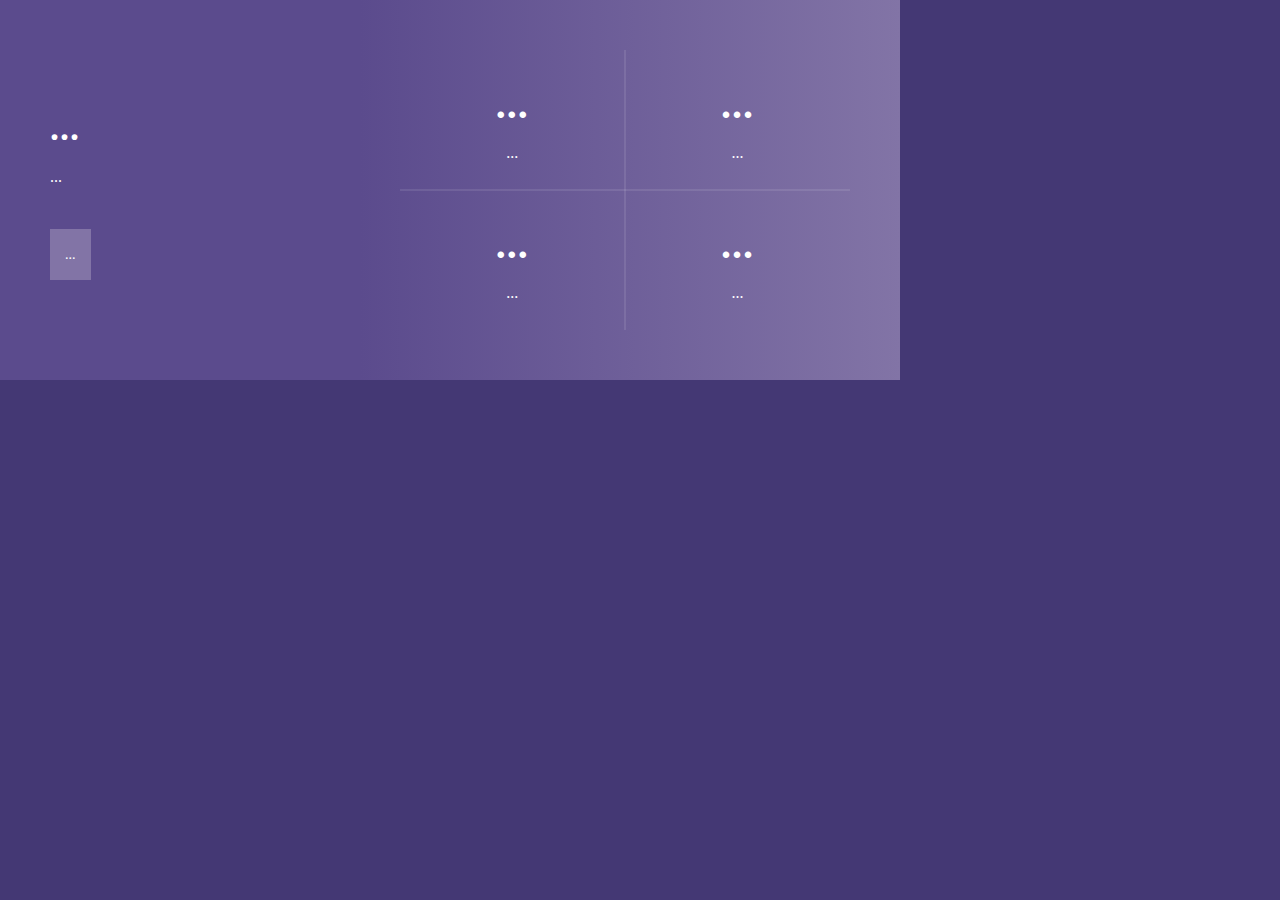
<file: Cards/01/index.html>
<!DOCTYPE html>
<html lang="en">

<head>
    <meta charset="UTF-8">
    <meta http-equiv="X-UA-Compatible" content="IE=edge">
    <meta name="viewport" content="width=device-width, initial-scale=1.0">
    <title>Card 01</title>
    <link rel="stylesheet" href="./style.css">
</head>

<body>
    <div class="card">
        <div class="card--left">
            <h2 class="card__title">...</h2>
            <p class="card__description">...</p>
            <a href="#" class="card__cta">...</a>
        </div>
        <div class="card--right">
            <div class="card__group">
                <h5 class="card__stat-number">...</h5>
                <span class="card__stat-name">...</span>
            </div>
            <div class="card__group">
                <h5 class="card__stat-number">...</h5>
                <span class="card__stat-name">...</span>
            </div>
            <div class="card__group">
                <h5 class="card__stat-number">...</h5>
                <span class="card__stat-name">...</span>
            </div>
            <div class="card__group">
                <h5 class="card__stat-number">...</h5>
                <span class="card__stat-name">...</span>
            </div>
        </div>
    </div>
</body>

</html>
</file>
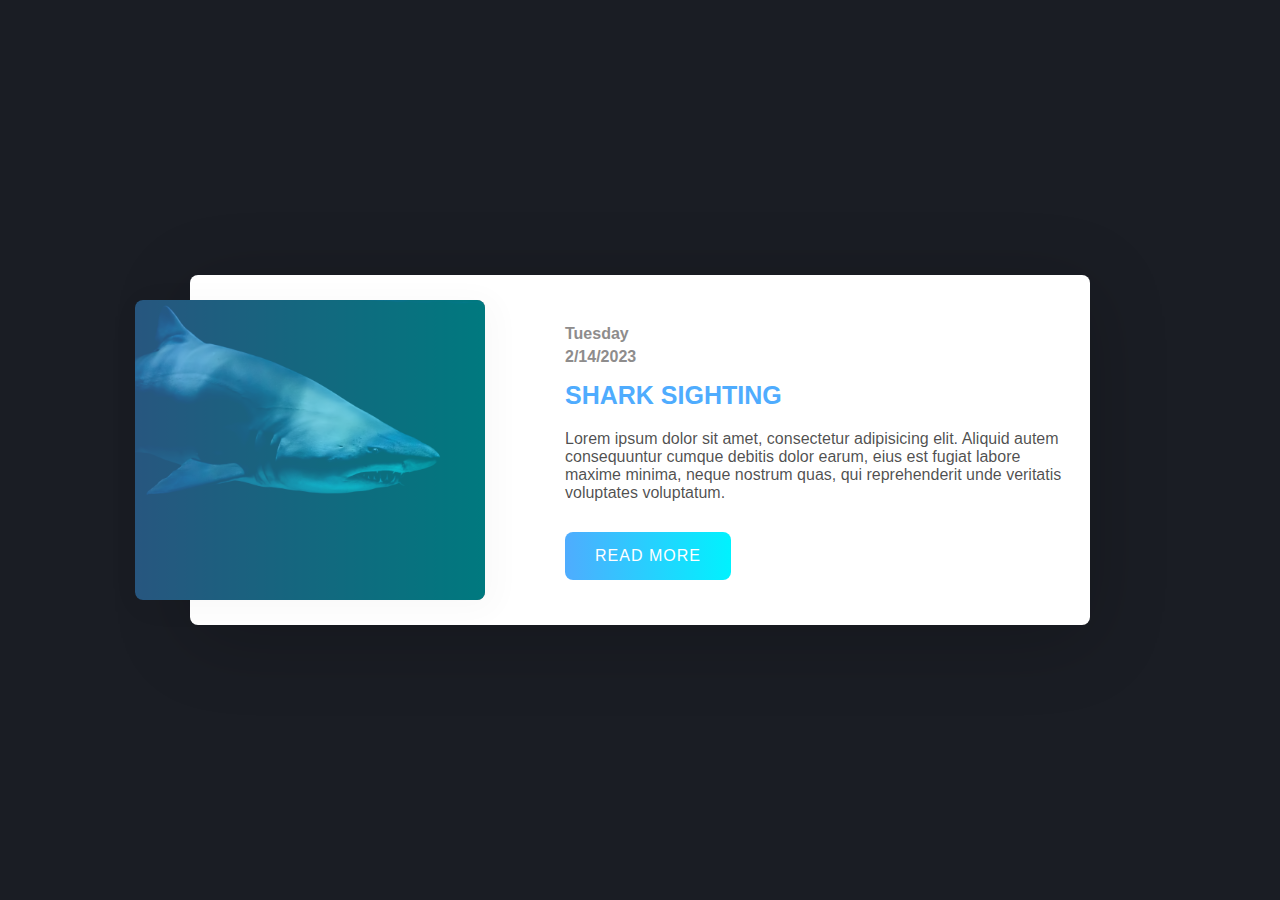
<file: Cards/03/index.html>
<!DOCTYPE html>
<html lang="en">
  <head>
    <meta charset="UTF-8" />
    <meta
      name="viewport"
      content="width=device-width, user-scalable=no, initial-scale=1.0, maximum-scale=1.0, minimum-scale=1.0"
    />
    <meta http-equiv="X-UA-Compatible" content="ie=edge" />
    <title>03</title>
    <link rel="stylesheet" href="styles.css" />
  </head>
  <body>
    <article class="blog-post">
      <div class="blog-post__img">
        <img src="images/post-photo.jpg" alt="" />
      </div>
      <div class="blog-post__info">
        <div class="blog-post__date">
          <span>Tuesday</span>
          <span>2/14/2023</span>
        </div>
        <h2 class="blog-post__title">Shark Sighting</h2>
        <p>
          Lorem ipsum dolor sit amet, consectetur adipisicing elit. Aliquid
          autem consequuntur cumque debitis dolor earum, eius est fugiat labore
          maxime minima, neque nostrum quas, qui reprehenderit unde veritatis
          voluptates voluptatum.
        </p>
        <a href="#" class="blog-post__cta">Read more</a>
      </div>
    </article>
  </body>
</html>
</file>
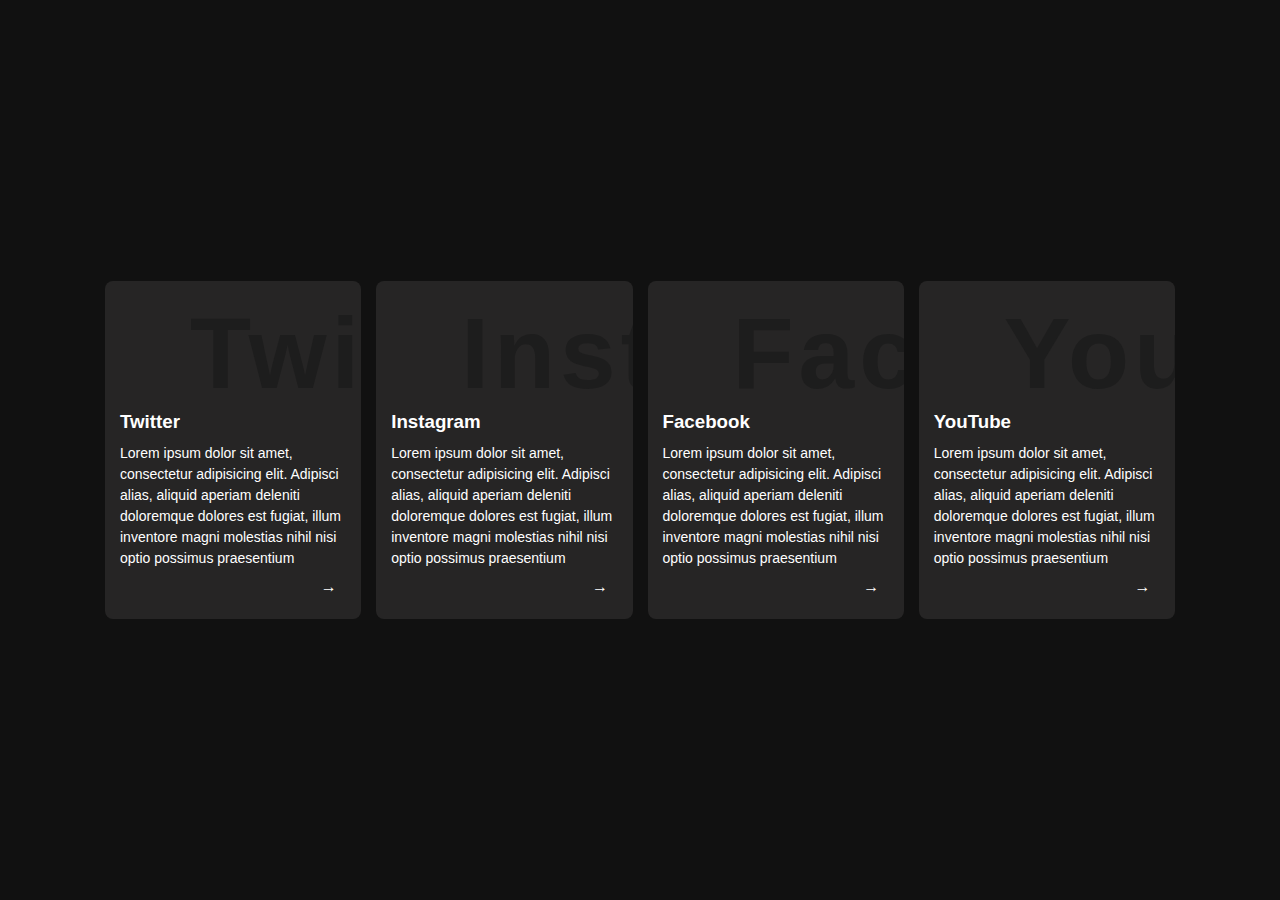
<file: Cards/04/index.html>
<!DOCTYPE html>
<html lang="en">
	<head>
		<meta charset="UTF-8" />
		<meta
			name="viewport"
			content="width=device-width, user-scalable=no, initial-scale=1.0, maximum-scale=1.0, minimum-scale=1.0"
		/>
		<meta http-equiv="X-UA-Compatible" content="ie=edge" />
		<title>04</title>
		<link rel="stylesheet" href="styles.css" />
	</head>
	<body>
		<div class="container">
			<div class="cards">
				<div class="card twitter">
					<h2 class="card-title-large">Twitter</h2>
					<h3 class="card-title-small">Twitter</h3>
					<p class="card-description">
						Lorem ipsum dolor sit amet, consectetur adipisicing elit. Adipisci
						alias, aliquid aperiam deleniti doloremque dolores est fugiat, illum
						inventore magni molestias nihil nisi optio possimus praesentium
					</p>
					<a href="#" class="card-cta">&rarr;</a>
				</div>
				<div class="card instagram">
					<h2 class="card-title-large">Instagram</h2>
					<h3 class="card-title-small">Instagram</h3>
					<p class="card-description">
						Lorem ipsum dolor sit amet, consectetur adipisicing elit. Adipisci
						alias, aliquid aperiam deleniti doloremque dolores est fugiat, illum
						inventore magni molestias nihil nisi optio possimus praesentium
					</p>
					<a href="#" class="card-cta">&rarr;</a>
				</div>

				<div class="card facebook">
					<h2 class="card-title-large">Facebook</h2>
					<h3 class="card-title-small">Facebook</h3>
					<p class="card-description">
						Lorem ipsum dolor sit amet, consectetur adipisicing elit. Adipisci
						alias, aliquid aperiam deleniti doloremque dolores est fugiat, illum
						inventore magni molestias nihil nisi optio possimus praesentium
					</p>
					<a href="#" class="card-cta">&rarr;</a>
				</div>

				<div class="card youtube">
					<h2 class="card-title-large">YouTube</h2>
					<h3 class="card-title-small">YouTube</h3>
					<p class="card-description">
						Lorem ipsum dolor sit amet, consectetur adipisicing elit. Adipisci
						alias, aliquid aperiam deleniti doloremque dolores est fugiat, illum
						inventore magni molestias nihil nisi optio possimus praesentium
					</p>
					<a href="#" class="card-cta">&rarr;</a>
				</div>
			</div>
		</div>
	</body>
</html>
</file>
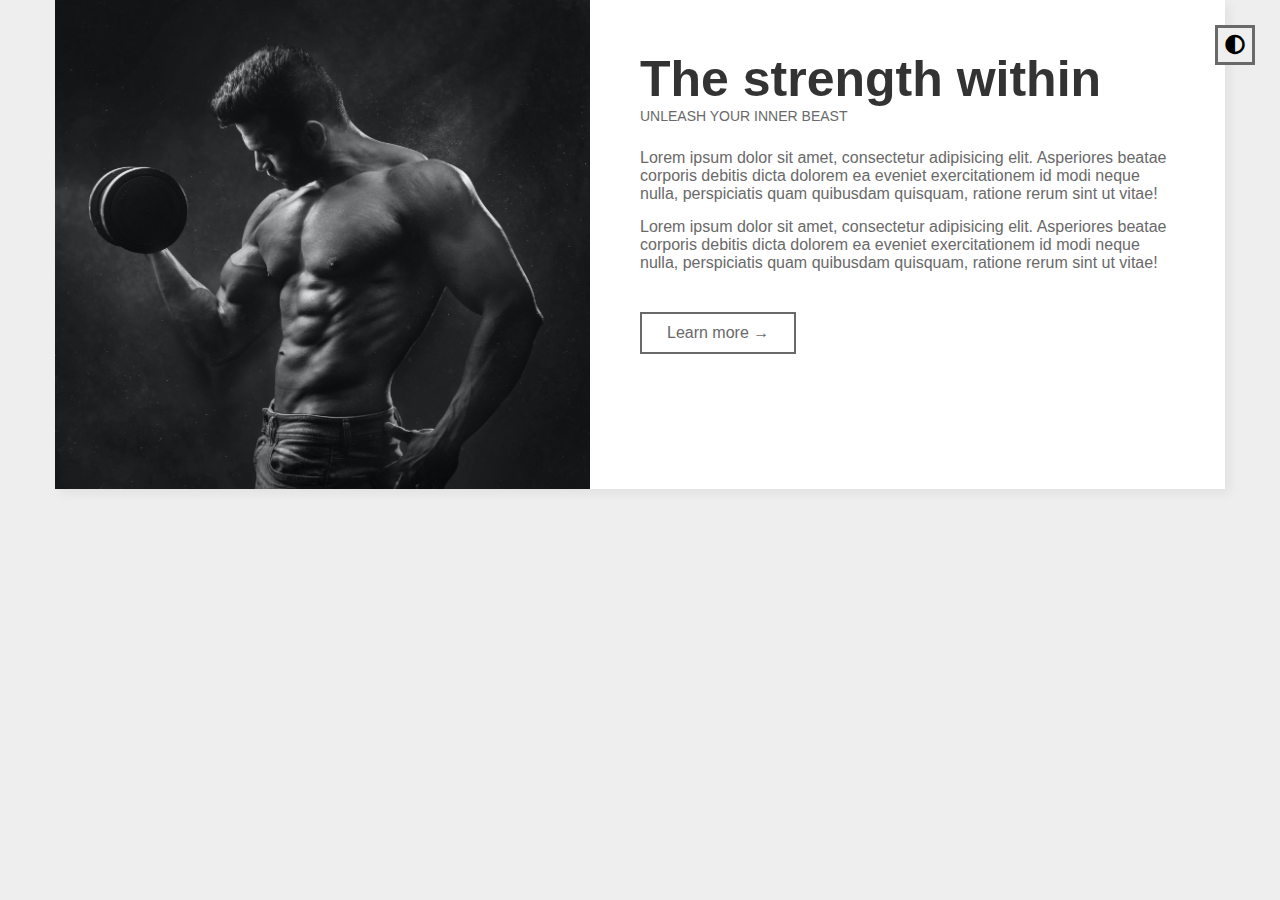
<file: Cards/05/index.html>
<!DOCTYPE html>
<html lang="en">
	<head>
		<meta charset="UTF-8" />
		<meta
			name="viewport"
			content="width=device-width, user-scalable=no, initial-scale=1.0, maximum-scale=1.0, minimum-scale=1.0"
		/>
		<meta http-equiv="X-UA-Compatible" content="ie=edge" />
		<title>05</title>
		<link
			rel="stylesheet"
			href="https://cdnjs.cloudflare.com/ajax/libs/font-awesome/5.13.0/css/all.min.css"
		/>
		<link rel="stylesheet" href="styles.css" />
	</head>
	<body>
		<button class="switch">
			<i class="fas fa-adjust"></i>
		</button>
		<div class="container">
			<article class="card">
				<div class="card__image">
					<img src="workout.jpg" alt="" />
				</div>
				<div class="card__body">
					<h2 class="card__title">The strength within</h2>
					<h3 class="card__subtitle">Unleash your inner beast</h3>
					<p>
						Lorem ipsum dolor sit amet, consectetur adipisicing elit. Asperiores
						beatae corporis debitis dicta dolorem ea eveniet exercitationem id
						modi neque nulla, perspiciatis quam quibusdam quisquam, ratione
						rerum sint ut vitae!
					</p>

					<p>
						Lorem ipsum dolor sit amet, consectetur adipisicing elit. Asperiores
						beatae corporis debitis dicta dolorem ea eveniet exercitationem id
						modi neque nulla, perspiciatis quam quibusdam quisquam, ratione
						rerum sint ut vitae!
					</p>
					<a href="#" class="card__button">Learn more <span>&rarr;</span></a>
				</div>
			</article>
		</div>

		<script>
			const bodyEl = document.body
			const switchEl = document.querySelector('.switch')
			const activeTheme = localStorage.getItem('theme')

			if (activeTheme) {
				bodyEl.classList.add('dark')
			}

			switchEl.addEventListener('click', function () {
				bodyEl.classList.toggle('dark')
				if (bodyEl.classList.contains('dark')) {
					localStorage.setItem('theme', 'dark')
				} else {
					localStorage.removeItem('theme')
				}
			})
		</script>
	</body>
</html>
</file>
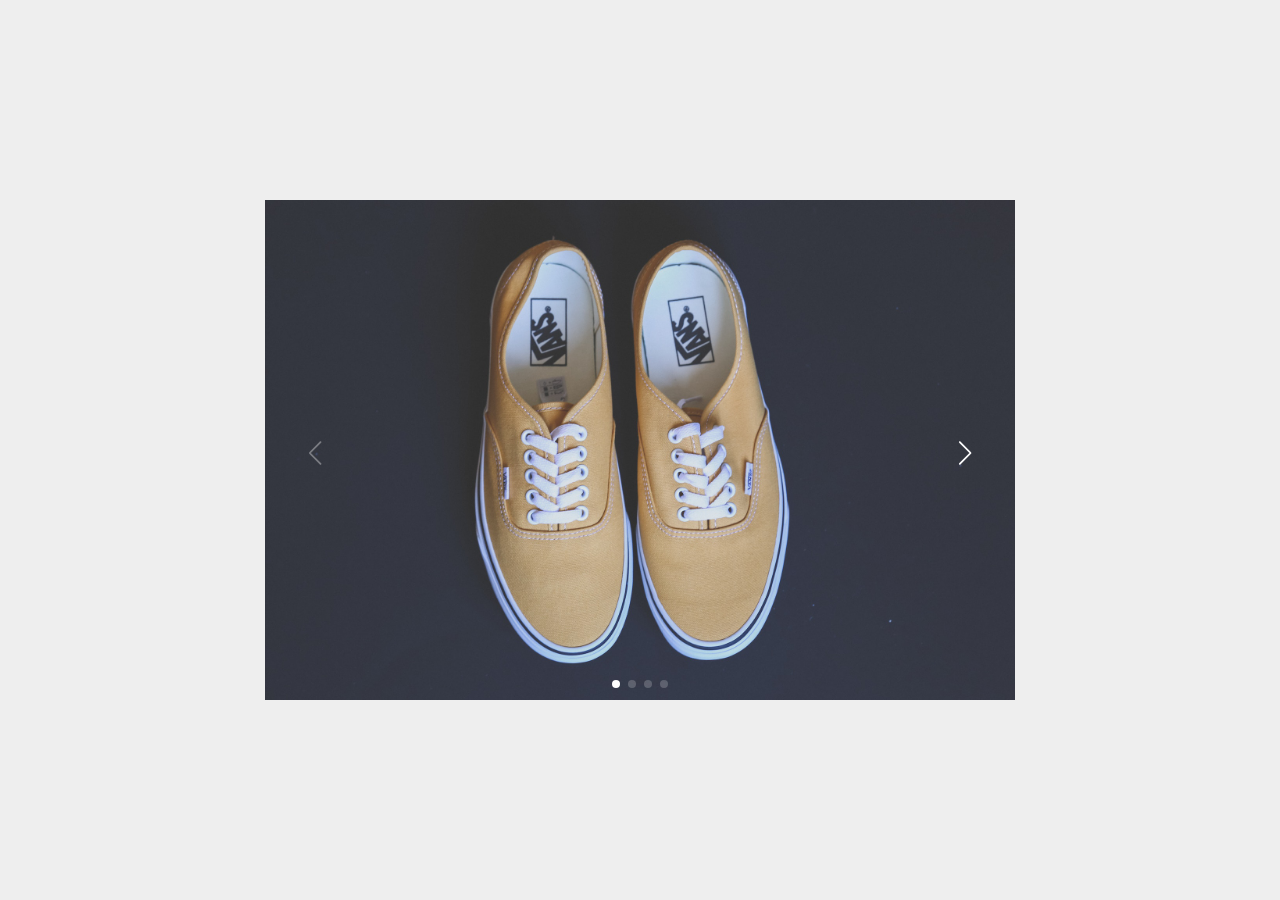
<file: Carousels/01/index.html>
<!DOCTYPE html>
<html lang="en">
  <head>
    <meta charset="utf-8" />
    <title>01</title>
    <meta
      name="viewport"
      content="width=device-width, initial-scale=1, minimum-scale=1, maximum-scale=1"
    />
    <!-- Link Swiper's CSS -->
    <link
      rel="stylesheet"
      href="https://cdn.jsdelivr.net/npm/swiper@9/swiper-bundle.min.css"
    />
    <!-- Demo styles -->
    <style>
      *,
      *::before,
      *::after {
      	margin: 0;
      	padding: 0;
      	box-sizing: border-box;
      }
      html,
      body {
      	height: 100%;
      }
      body {
      	display: grid;
      	place-items: center;
      	background-color: #eee;
      }
      /* Demo styles end */
      .swiper {
      	width: 750px;
      }
      .swiper-slide {
      	background-color: #000;
      }
      .swiper-slide img {
      	display: block;
      	width: 100%;
      	height: 100%;
      	object-fit: cover;
      }
      .swiper button {
      	width: 50px;
      	height: 50px;
      	color: #fff;
      	background: transparent;
      	border: none;
      	outline: none;
      	transition: opacity 0.25s;
      }
      .swiper button:hover {
      	opacity: 0.8;
      }
      .swiper button::before,
      .swiper button::after {
      	font-size: 24px;
      }
      .swiper-button-prev {
      	left: 25px;
      }
      .swiper-button-next {
      	right: 25px;
      }
      .swiper-pagination-bullet {
      	background-color: #fff;
      }
    </style>
  </head>
  <body>
    <!-- Swiper -->
    <div class="swiper carousel">
      <div class="swiper-wrapper">
        <div class="swiper-slide">
          <img src="./images/img_01.jpg" alt="" />
        </div>
        <div class="swiper-slide">
          <img src="./images/img_02.jpg" alt="" />
        </div>
        <div class="swiper-slide">
          <img src="./images/img_03.jpg" alt="" />
        </div>
        <div class="swiper-slide">
          <img src="./images/img_04.jpg" alt="" />
        </div>
      </div>
      <button type="button" class="swiper-button-next"></button>
      <button type="button" class="swiper-button-prev"></button>
      <div class="swiper-pagination"></div>
    </div>
    <!-- Swiper JS -->
    <script src="https://cdn.jsdelivr.net/npm/swiper@9/swiper-bundle.min.js"></script>
    <!-- Initialize Swiper -->
    <script>
      var swiper = new Swiper(".carousel", {
        navigation: {
          nextEl: ".swiper-button-next",
          prevEl: ".swiper-button-prev",
        },
        pagination: {
          el: ".swiper-pagination",
        },
      });
    </script>
  </body>
</html>
</file>
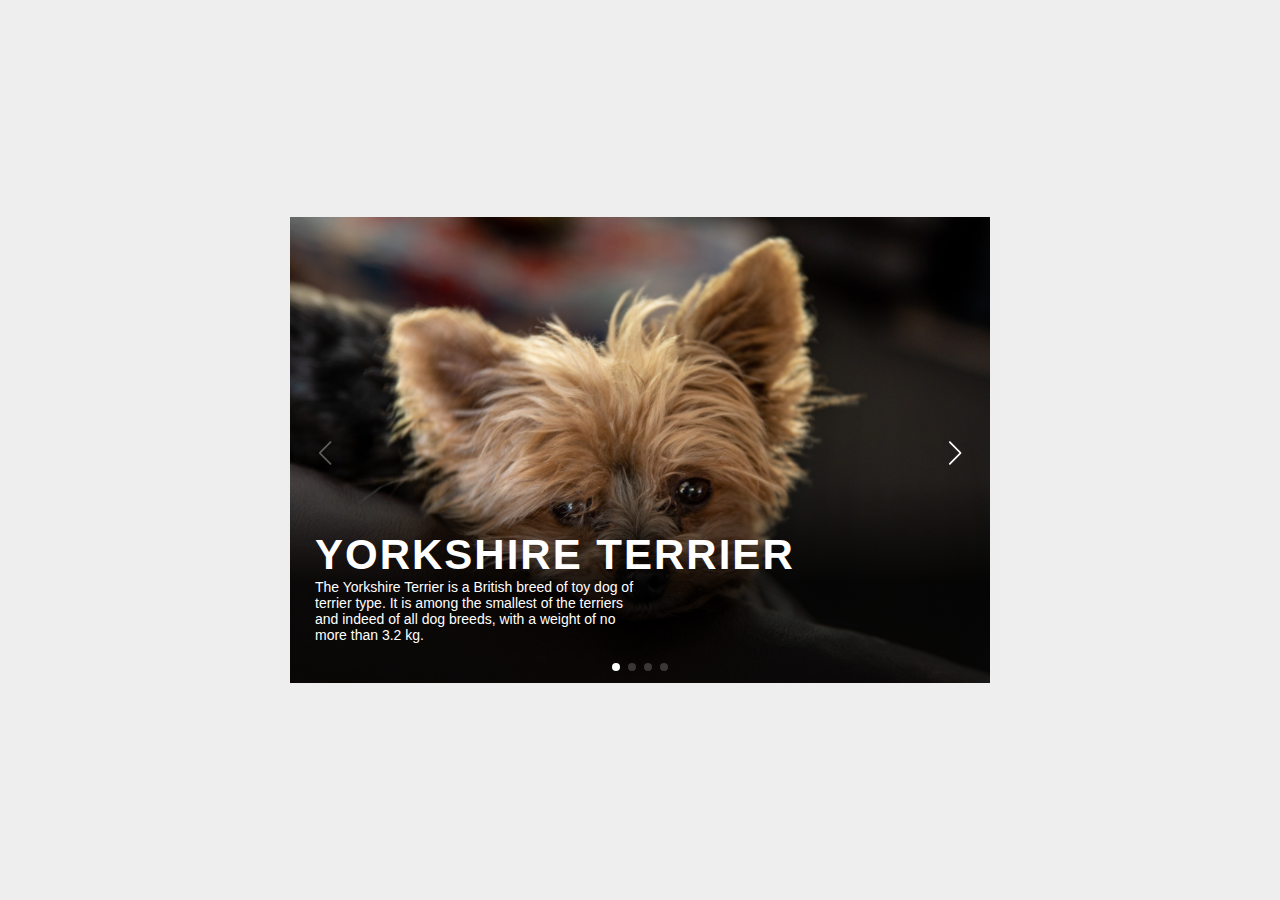
<file: Carousels/02/index.html>
<!DOCTYPE html>
<html lang="en">
	<head>
		<meta charset="utf-8" />
		<title>02</title>
		<meta
			name="viewport"
			content="width=device-width, initial-scale=1, minimum-scale=1, maximum-scale=1"
		/>
		<!-- Link Swiper's CSS -->
		<link
			rel="stylesheet"
			href="https://cdn.jsdelivr.net/npm/swiper@9/swiper-bundle.min.css"
		/>
		<!-- Demo styles -->
		<style>
			*,
			*::before,
			*::after {
				margin: 0;
				padding: 0;
				box-sizing: border-box;
			}
			html,
			body {
				height: 100%;
			}
			body {
				font-family: 'Poppins', sans-serif;
				display: grid;
				place-items: center;
				background-color: #eee;
			}
			/* Demo styles end */
			.swiper {
				width: 700px;
			}
			.swiper-slide {
				position: relative;
				background-color: #000;
			}
			.swiper-slide img {
				display: block;
				width: 100%;
				height: 100%;
				object-fit: cover;
			}
			.swiper button {
				width: 50px;
				height: 50px;
				color: #fff;
				background: transparent;
				border: none;
				outline: none;
				transition: opacity 0.25s;
			}
			.swiper button:hover {
				opacity: 0.8;
			}
			.swiper button::before,
			.swiper button::after {
				font-size: 24px;
			}
			.swiper-pagination-bullet {
				background-color: #fff;
			}

			.swiper-description {
				position: absolute;
				left: 0;
				bottom: 0;
				isolation: isolate;
				padding: 50px 25px 25px;
				color: #fff;
			}
			.swiper-description::before {
				content: '';
				position: absolute;
				left: 0;
				bottom: 0;
				z-index: -1;
				width: 100%;
				height: 100%;
				background-image: linear-gradient(transparent, rgba(0, 0, 0, 0.8) 50%);
			}
			.swiper-description h2 {
				font-size: 42px;
				letter-spacing: 2px;
				text-transform: uppercase;
			}
			.swiper-description p {
				font-size: 14px;
				max-width: 50%;
				margin-bottom: 15px;
			}
		</style>
	</head>
	<body>
		<!-- Swiper -->
		<div class="swiper carousel">
			<div class="swiper-wrapper">
				<figure class="swiper-slide">
					<img src="./images/01.jpg" alt="" />
					<figcaption class="swiper-description">
						<h2>Yorkshire Terrier</h2>
						<p>
							The Yorkshire Terrier is a British breed of toy dog of terrier
							type. It is among the smallest of the terriers and indeed of all
							dog breeds, with a weight of no more than 3.2 kg.
						</p>
					</figcaption>
				</figure>
				<figure class="swiper-slide">
					<img src="./images/02.jpg" alt="" />
					<figcaption class="swiper-description">
						<h2>German Shepherd</h2>
						<p>
							The German Shepherd or Alsatian is a German breed of working dog
							of medium to large size. The breed was developed by Max von
							Stephanitz using various traditional German herding dogs from
							1899.
						</p>
					</figcaption>
				</figure>
				<figure class="swiper-slide">
					<img src="./images/03.jpg" alt="" />
					<figcaption class="swiper-description">
						<h2>American Pit Bull</h2>
						<p>
							The American Pit Bull Terrier is a dog breed recognized by the
							United Kennel Club and the American Dog Breeders Association, but
							not the American Kennel Club.
						</p>
					</figcaption>
				</figure>
				<figure class="swiper-slide">
					<img src="./images/04.jpg" alt="" />
					<figcaption class="swiper-description">
						<h2>Bulldog</h2>
						<p>
							The Bulldog is a British breed of dog of mastiff type. It may also
							be known as the English Bulldog or British Bulldog. It is a medium
							sized, muscular dog of around 40–55 lb.
						</p>
					</figcaption>
				</figure>
			</div>
			<button type="button" class="swiper-button-next"></button>
			<button type="button" class="swiper-button-prev"></button>
			<div class="swiper-pagination"></div>
		</div>
		<!-- Swiper JS -->
		<script src="https://cdn.jsdelivr.net/npm/swiper@9/swiper-bundle.min.js"></script>
		<!-- Initialize Swiper -->
		<script>
			const swiper = new Swiper('.carousel', {
				navigation: {
					nextEl: '.swiper-button-next',
					prevEl: '.swiper-button-prev'
				},
				pagination: {
					el: '.swiper-pagination'
				}
			})
		</script>
	</body>
</html>
</file>
<file: Cards/01/style.css>
* {
    margin: 0;
    padding: 0;
    box-sizing: border-box;
}

html {
    font-size: 62.5%;
}

body {
    background-color: #443874;
    font-size: 1.6rem;
    line-height: 1.5;
}

.card {
    display: grid;
    gap: 2.5rem;
    background-image: linear-gradient(to right, #5b4b8d 40%, #8274A6);
    color: #fff;
    padding: 2.5rem;
}

.card__title {
    font-size: 3.6rem;
    letter-spacing: 1px;
    margin-bottom: 1rem;
}

.card__description {
    margin-bottom: 4rem;
}

.card__cta {
    text-decoration: none;
    text-transform: uppercase;
    display: inline-block;
    font-size: 1.4rem;
    color: #fff;
    background-color: #8274A6;
    padding: 1.5rem;
}

.card--right {
    position: relative;
    display: grid;
    grid-template-columns: repeat(2, 1fr);
}

.card--right::before,
.card--right::after {
    content: "";
    position: absolute;
    top: 50%;
    background-color: rgba(255, 255, 255, .2);
}

.card--right::before {
    width: 100%;
    height: 1px;
    transform: translateY(-50%);
}

.card--right::after {
    width: 1px;
    height: 100%;
    left: 50%;
    transform: translate(-50%, -50%);
}

.card__group {
    padding: 2.5rem;
    text-align: center;
}

.card__stat-number {
    font-size: 2.6rem;
    letter-spacing: 1px;
    margin-bottom: .6rem;
}

.card__stat-name {
    text-transform: uppercase;
}

@media screen and (min-width: 52.25em) {
    .card {
        max-width: 90rem;
        grid-auto-flow: column;
        align-items: center;
        padding: 5rem;
    }

    .card__stat-number {
        font-size: 4rem;
    }
}
</file>
<file: Cards/03/styles.css>
/* General styles */
* {
  margin: 0;
  padding: 0;
  box-sizing: border-box;
}
html {
  font-family: "Poppins", sans-serif;
  font-size: 10px;
}
body {
  width: 100%;
  height: 100vh;
  display: flex;
  align-items: center;
  justify-content: center;
  background-color: #1a1d24;
  padding: 0 1.5rem;
  font-size: 1.6rem;
}
a {
  text-decoration: none;
}
/* General styles end*/
.blog-post {
  display: flex;
  align-items: center;
  max-width: 90rem;
  background-color: #fff;
  padding: 2.5rem;
  box-shadow: 0 1.4rem 8rem rgba(0, 0, 0, 0.2);
  border-radius: 0.8rem;
}
.blog-post__img {
  position: relative;
  min-width: 35rem;
  max-width: 35rem;
  height: 30rem;
  transform: translateX(-8rem);
}
.blog-post__img img {
  display: block;
  width: 100%;
  height: 100%;
  object-fit: cover;
  border-radius: 0.8rem;
}
.blog-post__img::before {
  content: "";
  position: absolute;
  inset: 0;
  background: linear-gradient(to right, #4facfe 0%, #00f2fe 100%);
  box-shadow: 0.5rem 0.5rem 3rem 1px rgba(0, 0, 0, 0.05);
  border-radius: 0.8rem;
  opacity: 0.5;
}
.blog-post__date span {
  display: block;
  color: #8e8c8c;
  font-weight: 600;
  margin: 0.5rem 0;
}
.blog-post__title {
  font-size: 2.5rem;
  margin: 1.5rem 0 2rem;
  text-transform: uppercase;
  color: #4facfe;
}
.blog-post__info p {
  margin-bottom: 3rem;
  color: rgba(0, 0, 0, 0.7);
}
.blog-post__cta {
  display: inline-block;
  background-image: linear-gradient(to right, #4facfe 0%, #00f2fe 100%);
  padding: 1.5rem 3rem;
  letter-spacing: 1px;
  text-transform: uppercase;
  color: #fff;
  border-radius: 0.8rem;
}
.blog-post__cta:hover {
  background-image: linear-gradient(to right, #00f2fe 0%, #4facfe 100%);
}
@media (max-width: 1068px) {
  .blog-post {
    max-width: 80rem;
  }
  .blog-post__img {
    min-width: 30rem;
    max-width: 30rem;
  }
}
@media (max-width: 868px) {
  .blog-post {
    max-width: 70rem;
  }
}
@media (max-width: 768px) {
  .blog-post {
    padding: 2.5rem;
    flex-direction: column;
  }
  .blog-post__img {
    min-width: 100%;
    transform: translate(0, -8rem);
  }
}
</file>
<file: Cards/04/styles.css>
/* General styles */
* {
	margin: 0;
	padding: 0;
	box-sizing: border-box;
}
html {
	font-size: 62.5%;
}
html,
body {
	height: 100%;
}
body {
	font-family: 'Poppins', sans-serif;
	font-size: 1.6rem;
	color: #fff;
	background-color: #111111;
	display: grid;
	place-items: center;
}
a {
	text-decoration: none;
	color: inherit;
}
/* General styles end*/
.container {
	max-width: 110rem;
	padding: 1.5rem;
}
.cards {
	display: grid;
	grid-template-columns: repeat(auto-fit, minmax(20rem, 1fr));
	grid-gap: 1.5rem;
}
.card {
	background: #262525;
	color: #fff;
	padding: 1.5rem;
	overflow: hidden;
	border-radius: 0.8rem;
}
.card-title-large {
	font-family: fantasy, sans-serif;
	font-size: 10rem;
	letter-spacing: 0.5rem;
	color: #1d1d1d;
    user-select: none;
	transform: translateX(7rem);
	transition: transform 2.5s;
}
.card-title-small {
	margin-bottom: 1rem;
}
.card-description {
	font-size: 1.4rem;
	line-height: 1.5;
}
.card-cta {
	display: inline-block;
	width: 3.5rem;
	height: 3.5rem;
	border-radius: 50%;
	display: grid;
	place-items: center;
	margin-left: auto;
}
.card:hover .card-cta {
	background-color: #262525;
}
.card:hover .card-title-large {
	transform: translateX(-115%);
	color: #fff;
}
.card.twitter:hover {
	background-color: #1da1f2;
}
.card.instagram:hover {
	background: radial-gradient(
		at 20% 128%,
		#feda78 20%,
		#e23467 60%,
		#ac2bb3 90%
	);
}
.card.facebook:hover {
	background-color: #4267b2;
}
.card.youtube:hover {
	background-color: #ff074f;
}
</file>
<file: Cards/05/styles.css>
:root {
	--title-color: #333;
	--body-color: #696969;
	--background-color: #eee;
	--foreground-color: #fff;
	--blend-mode: normal;
}
.dark {
	--title-color: #fff;
	--body-color: #afafaf;
	--background-color: #181621;
	--foreground-color: #211f2a;
	--blend-mode: lighten;
}
* {
	margin: 0;
	padding: 0;
	box-sizing: border-box;
}
html {
	font-size: 62.5%;
}
body {
	font-family: 'Poppins', sans-serif;
	font-size: 1.6rem;
	color: var(--body-color);
	background-color: var(--background-color);
	transition: color 0.25s, background-color 0.25s;
}
.switch {
	position: absolute;
	top: 2.5rem;
	right: 2.5rem;
	z-index: 9999;
	width: 4rem;
	height: 4rem;
	border: 3px solid var(--body-color);
	display: grid;
	place-items: center;
	cursor: pointer;
}
.switch i {
	font-size: 2rem;
}
.container {
	max-width: 120rem;
	padding-inline: 1.5rem;
	margin-inline: auto;
}
.card {
	display: flex;
	background-color: var(--foreground-color);
	box-shadow: 0.5rem 0.5rem 1rem rgba(0, 0, 0, 0.05);
	transition: background-color 0.25s;
}
.card__image {
	flex: 1;
}
.card__image img {
	width: 100%;
	height: 100%;
	object-fit: cover;
	mix-blend-mode: var(--blend-mode);
}
.card__body {
	flex: 1;
	padding: 5rem;
}
.card__title {
	font-family: 'Playfair Display', sans-serif;
	font-size: clamp(3rem, 5vw, 5rem);
	color: var(--title-color);
}
.card__subtitle {
	font-size: 1.4rem;
	font-weight: normal;
	text-transform: uppercase;
	margin-bottom: 2.5rem;
}
.card__body p:not(:last-child) {
	margin-bottom: 1.5rem;
}
.card__button {
	display: inline-block;
	text-decoration: none;
	color: var(--body-color);
	padding: 1rem 2.5rem;
	margin-top: 2.5rem;
	border: 2px solid var(--body-color);
}
.card__button span {
	display: inline-block;
	transition: transform 0.25s;
}
.card__button:hover span {
	transform: translateX(0.75rem);
}
@media screen and (max-width: 56.25em) {
	.card {
		flex-direction: column;
	}
	.card__body {
		padding: 2.5rem;
	}
	.card__button {
		margin-top: 1.5rem;
	}
}
</file>
